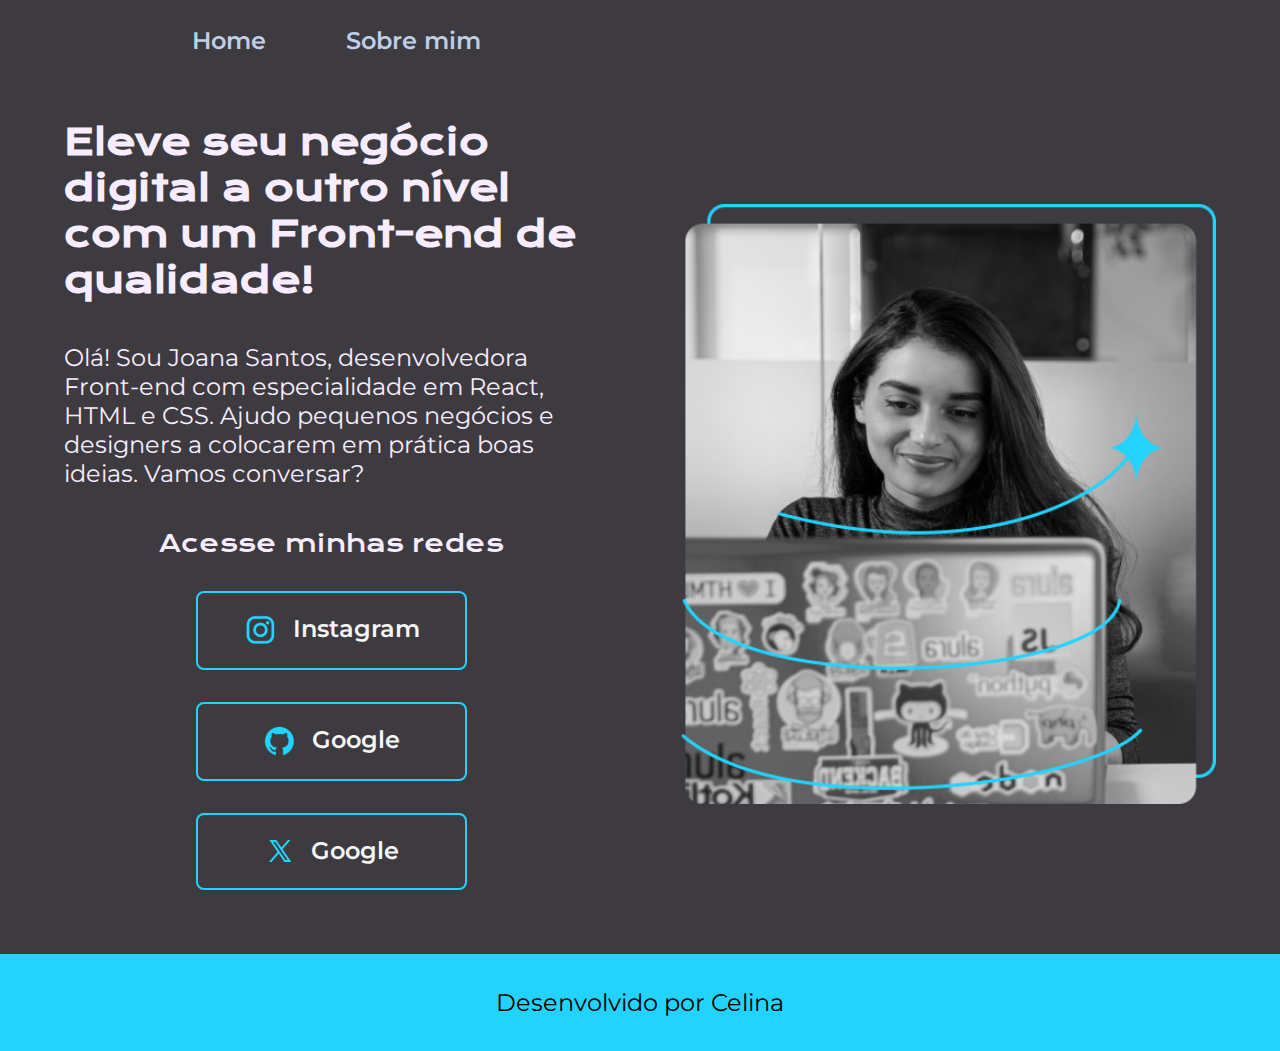
<file: index.html>
<!DOCTYPE html>
<html lang="pt">
<head>
    <meta charset="UTF-8">
    <meta name="viewport" content="width=device-width, initial-scale=1.0">
    <title>Portifolio</title>
    <link rel="stylesheet" href="./styles/style.css">
</head>
<body>
    <header class="cabecalho">
        <nav class="cabecalho__menu">
            <a class="cabecalho__menu__link" href="Index.html">Home</a>
            <a class="cabecalho__menu__link" href="about.html">Sobre mim</a>
        </nav>
    </header>
    <main class="apresentacao">
        <section class="apresentacao__conteudo">
            <h1 class="apresentacao__conteudo__titulo">Eleve seu negócio digital a outro nível <strong class="titulo-destaque">com um Front-end de qualidade!</strong></h1>
            <p class="apresentacao__conteudo__texto">Olá! Sou Joana Santos, desenvolvedora Front-end com especialidade em React, HTML e CSS. Ajudo pequenos negócios e designers a colocarem em prática boas ideias. Vamos conversar?</p>
        <div class="apresentacao__links">  
            <h2 class="apresentacao__links__subtitulo">Acesse minhas redes</h2>  
            <a class="apresentacao__links__navegacao" href="https://www.instagram.com/celinaheto">
                <img src="assets/instagram.png" alt="Logo Instagram">
                Instagram
            </a>
            <a class="apresentacao__links__navegacao" href="https://www.google.com">
                <img src="assets/github.png" alt="Logo GitHub">
                Google
            </a>
            <a class="apresentacao__links__navegacao" href="https://www.google.com">
                <img src="assets/twitter-novo.png" alt="Logo Twitter">
                Google
            </a>
        </div>    
        </section>
        <img class="apresentacao__imagem" src="./assets/imagem.png" alt="Foto Joana">
    </main>
    <footer class="rodape">
        <p>Desenvolvido por Celina</p>
    </footer>
</body>
</html>
</file>
<file: styles/style.css>
@import url('https://fonts.googleapis.com/css2?family=Krona+One&family=Montserrat:wght@400;600&display=swap');

:root {
    --cor-primaria: #3D3B40;
    --cor-secundaria: #BFCFE7;
    --cor-terciaria: #F8EDFF;
    --cor-hover: #525CEB;
}

*{
    margin: 0;
    padding: 0;
}


body {
    /* height: 100%; */
    box-sizing: border-box;
    background-color: var(--cor-primaria);
    color: var(--cor-terciaria);
}

.cabecalho__menu {
    display: flex;
    gap: 80px;
}

.cabecalho {
    padding: 2% 0 0 15%;
}

.cabecalho__menu__link {
    font-family: 'Montserrat', sans-serif;
    font-size: 1.5rem;
    font-weight: 600;
    color: var(--cor-secundaria);
    text-decoration: none;
}

.apresentacao {
    padding: 5%;
    display: flex;
    align-items: center;
    justify-content: space-between;
    gap: 82px;
}

.apresentacao__conteudo {
    width: 50%;
    display: flex;
    flex-direction: column;
    gap: 40px;
}

.apresentacao__conteudo__titulo {
    font-size: 2.25rem;
    font-family: 'Krona One', sans-serif;
}

.titulo-destaque {
    color: var(--cor-terciaria);
}    

.apresentacao__conteudo__titulo:hover {
    color: antiquewhite;
    font-size: 1.5rem;
}


.apresentacao__conteudo__texto {
    font-size: 1.5rem;
    font-family: 'Montserrat', sans-serif;
}

.apresentacao__links {
    display: flex;
    flex-direction: column;
    justify-content: space-between;
    align-items: center;
    gap: 32px;
}

.apresentacao__links__subtitulo {
    font-family: 'Krona One', 'sans-serif';
    font-weight: 400;
    font-size: 1.5rem;
}

.apresentacao__links__navegacao {
    /* background-color: #22D4FD; */
    display: flex;
    justify-content: center;
    gap: 16px;
    border: 2px solid #22D4FD;
    width: 50%;
    text-align: center;
    border-radius: 8px;
    font-size: 1.5rem;
    font-weight: 600;
    padding: 21.5px 0;
    text-decoration: none;
    color: #f6f6f6;
    font-family: 'Montserrat', sans-serif;
}

.apresentacao__links__navegacao:hover {
    background-color: #272727;
    padding: 3%;
}
.apresentacao__imagem {
    width: 50%;
}

.rodape {
    padding: 34px;
    color: black;
    background-color: #22D4FD;
    text-align: center;
    font-family: 'Montserrat', sans-serif;
    font-size: 1.5rem;
    font-weight: 400;
}

@media (max-width: 1200px) {
    .cabecalho {
        padding: 10%;
    }

    .cabecalho__menu {
        justify-content: center;
    }

    .apresentacao {
        flex-direction: column-reverse;
    }

    .apresentacao__conteudo {
        width: auto;
    }
}
</file>
